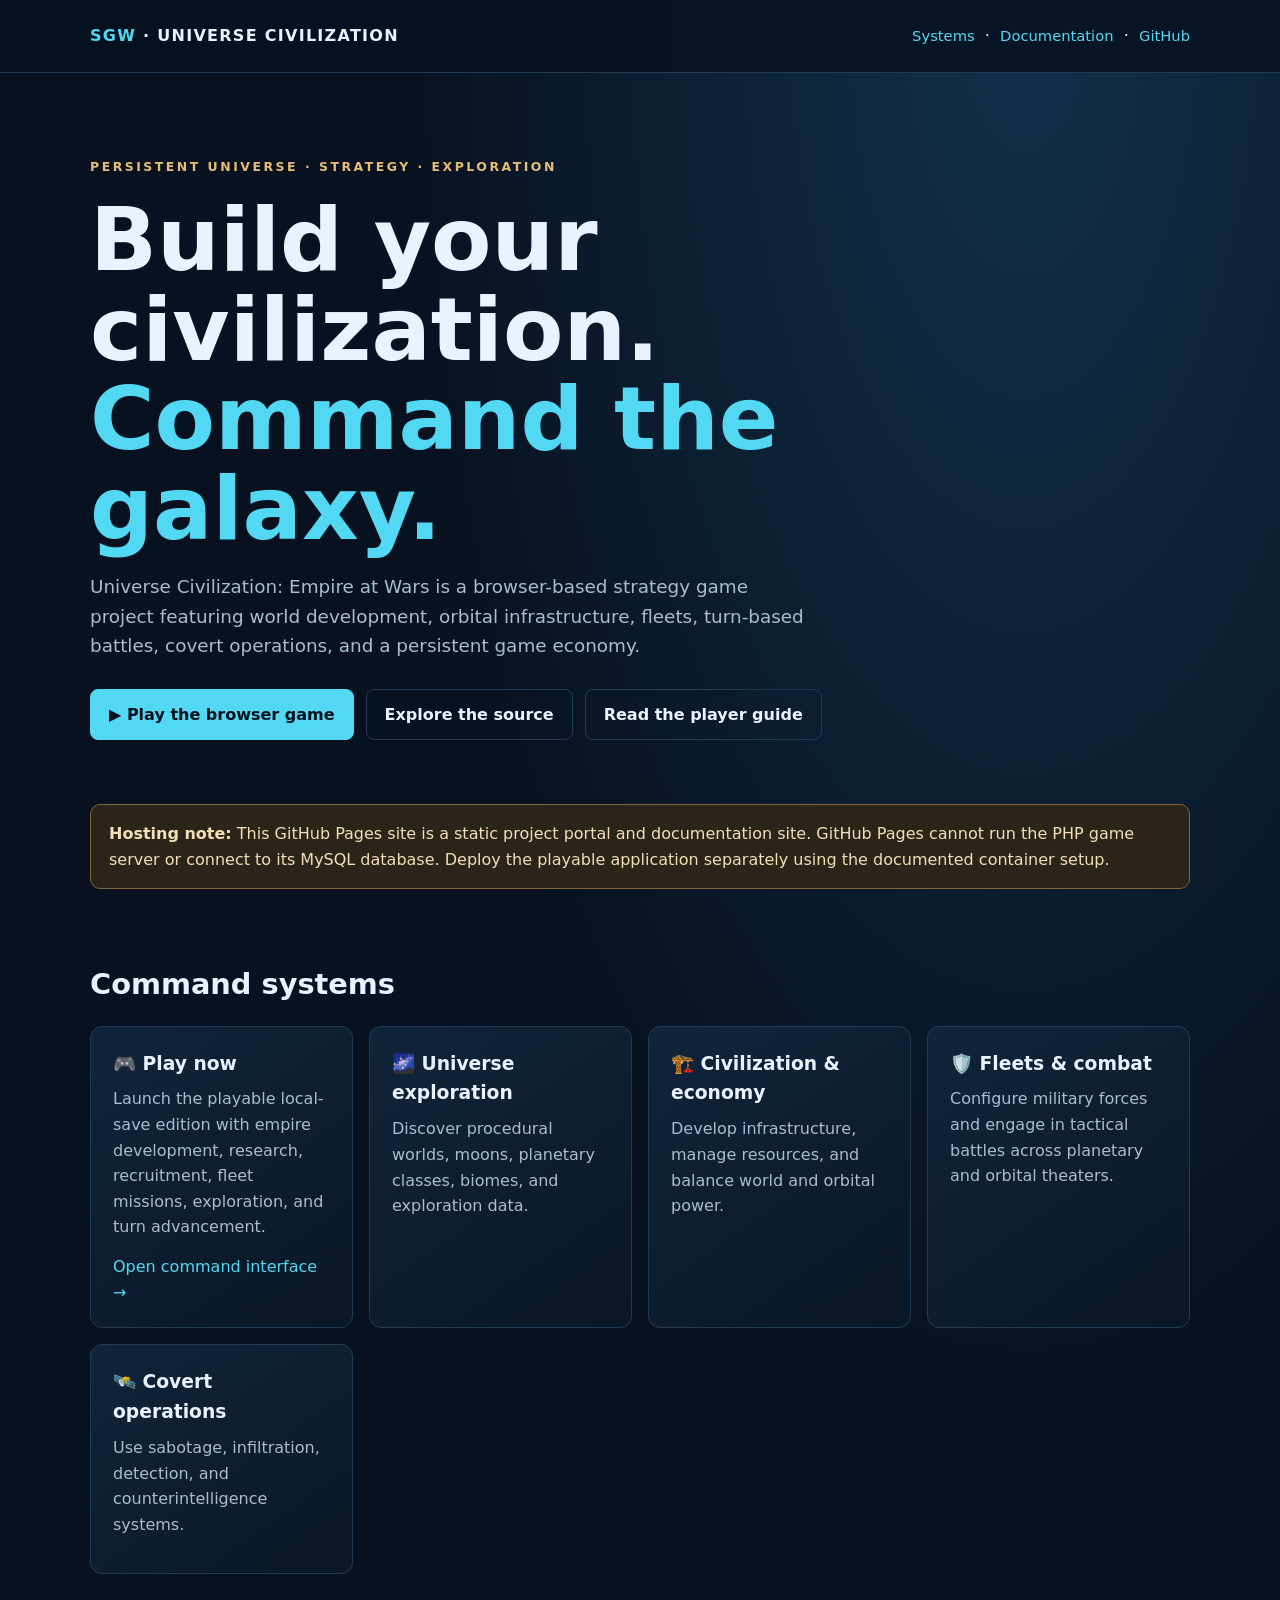
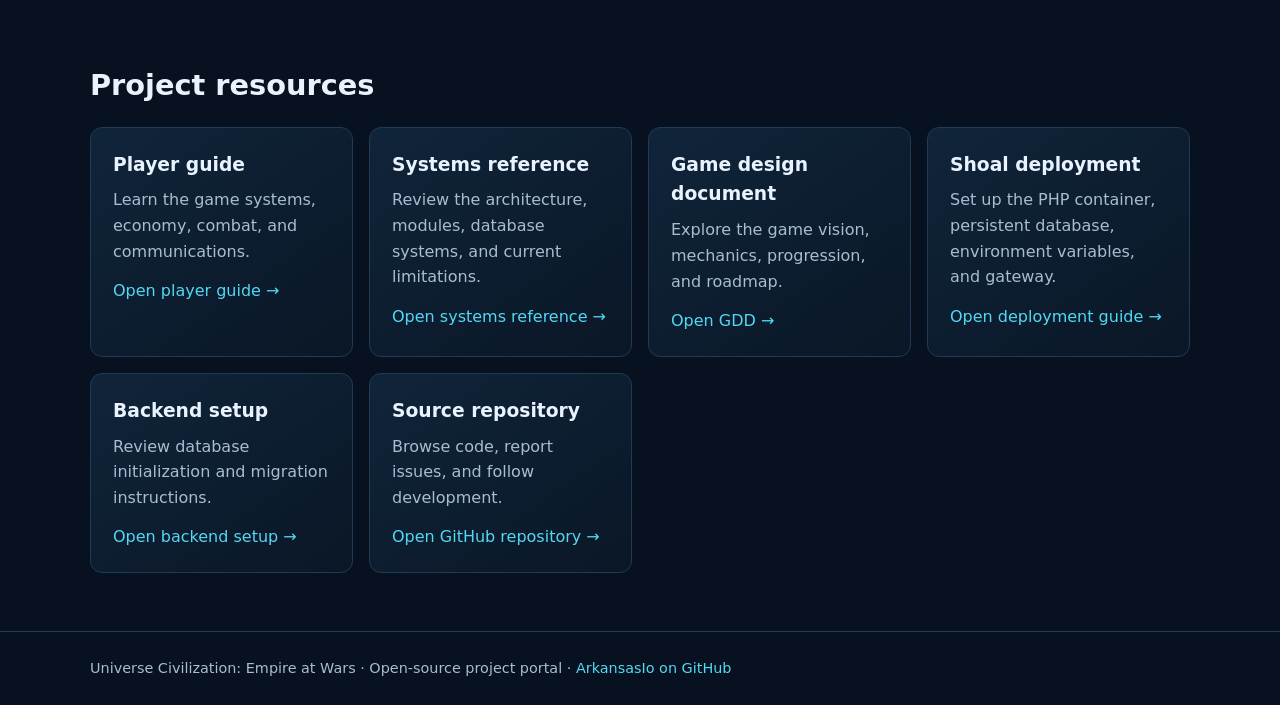
<file: docs/index.html>
<!doctype html>
<html lang="en">
<head>
  <meta charset="utf-8">
  <meta name="viewport" content="width=device-width, initial-scale=1">
  <meta name="theme-color" content="#07111f">
  <meta name="description" content="Universe Civilization: Empire at Wars — Stargate Wars strategy game project, documentation, and deployment resources.">
  <title>Stargate Wars | Universe Civilization</title>
  <style>
    :root{color-scheme:dark;--bg:#07111f;--panel:#0d1b2c;--line:#203b55;--text:#e8f3ff;--muted:#a8bdd0;--cyan:#53d8f3;--gold:#e6bd72}
    *{box-sizing:border-box}body{margin:0;background:radial-gradient(ellipse at 80% 0%,#12304b 0,transparent 44%),var(--bg);color:var(--text);font:16px/1.6 system-ui,-apple-system,BlinkMacSystemFont,"Segoe UI",sans-serif}
    a{color:var(--cyan);text-decoration:none}a:hover{text-decoration:underline}.wrap{width:min(1100px,calc(100% - 32px));margin:auto}
    header{border-bottom:1px solid var(--line);background:#07111fd9}.nav{min-height:72px;display:flex;align-items:center;justify-content:space-between;gap:20px}
    .brand{font-weight:800;letter-spacing:.08em;text-transform:uppercase}.brand span{color:var(--cyan)}.nav a{font-size:.92rem}
    .hero{padding:84px 0 64px}.eyebrow{color:var(--gold);font-size:.78rem;font-weight:800;letter-spacing:.2em;text-transform:uppercase}
    h1{font-size:clamp(2.5rem,7vw,5.5rem);line-height:1.02;max-width:850px;margin:18px 0}h1 span{color:var(--cyan)}
    .lead{max-width:720px;color:var(--muted);font-size:1.15rem}.actions{display:flex;gap:12px;flex-wrap:wrap;margin-top:28px}
    .button{display:inline-block;padding:12px 18px;border:1px solid var(--cyan);border-radius:8px;font-weight:700}.primary{background:var(--cyan);color:#04111d}.secondary{border-color:var(--line);color:var(--text)}
    .notice{border:1px solid #80663c;background:#2b2418;padding:16px 18px;border-radius:10px;margin:0 0 42px;color:#f2dfb8}
    section{padding:30px 0 58px}h2{font-size:1.8rem;margin:0 0 18px}.grid{display:grid;grid-template-columns:repeat(auto-fit,minmax(220px,1fr));gap:16px}
    .card{background:linear-gradient(145deg,#10243a,#0a1726);border:1px solid var(--line);border-radius:12px;padding:22px}.card h3{margin:0 0 8px}.card p{color:var(--muted);margin:0 0 14px}
    footer{border-top:1px solid var(--line);padding:25px 0;color:var(--muted);font-size:.9rem}
    @media(max-width:600px){.nav{align-items:flex-start;flex-direction:column;padding:16px 0;gap:8px}.hero{padding-top:54px}}
  </style>
</head>
<body>
  <header><div class="wrap nav"><div class="brand"><span>SGW</span> · Universe Civilization</div><nav aria-label="Main navigation"><a href="#systems">Systems</a> &nbsp;·&nbsp; <a href="#docs">Documentation</a> &nbsp;·&nbsp; <a href="https://github.com/ArkansasIo/stargatewars-clone-1.5">GitHub</a></nav></div></header>
  <main>
    <section class="hero wrap">
      <div class="eyebrow">Persistent universe · Strategy · Exploration</div>
      <h1>Build your civilization.<br><span>Command the galaxy.</span></h1>
      <p class="lead">Universe Civilization: Empire at Wars is a browser-based strategy game project featuring world development, orbital infrastructure, fleets, turn-based battles, covert operations, and a persistent game economy.</p>
      <div class="actions"><a class="button primary" href="play/">▶ Play the browser game</a><a class="button secondary" href="https://github.com/ArkansasIo/stargatewars-clone-1.5">Explore the source</a><a class="button secondary" href="PLAYER_GUIDE.md">Read the player guide</a></div>
    </section>
    <div class="wrap"><div class="notice"><strong>Hosting note:</strong> This GitHub Pages site is a static project portal and documentation site. GitHub Pages cannot run the PHP game server or connect to its MySQL database. Deploy the playable application separately using the documented container setup.</div></div>
    <section id="systems" class="wrap"><h2>Command systems</h2><div class="grid">
      <article class="card"><h3>🎮 Play now</h3><p>Launch the playable local-save edition with empire development, research, recruitment, fleet missions, exploration, and turn advancement.</p><a href="play/">Open command interface →</a></article><article class="card"><h3>🌌 Universe exploration</h3><p>Discover procedural worlds, moons, planetary classes, biomes, and exploration data.</p></article>
      <article class="card"><h3>🏗️ Civilization & economy</h3><p>Develop infrastructure, manage resources, and balance world and orbital power.</p></article>
      <article class="card"><h3>🛡️ Fleets & combat</h3><p>Configure military forces and engage in tactical battles across planetary and orbital theaters.</p></article>
      <article class="card"><h3>🛰️ Covert operations</h3><p>Use sabotage, infiltration, detection, and counterintelligence systems.</p></article>
    </div></section>
    <section id="docs" class="wrap"><h2>Project resources</h2><div class="grid">
      <article class="card"><h3>Player guide</h3><p>Learn the game systems, economy, combat, and communications.</p><a href="PLAYER_GUIDE.md">Open player guide →</a></article>
      <article class="card"><h3>Systems reference</h3><p>Review the architecture, modules, database systems, and current limitations.</p><a href="SYSTEMS_REFERENCE.md">Open systems reference →</a></article>
      <article class="card"><h3>Game design document</h3><p>Explore the game vision, mechanics, progression, and roadmap.</p><a href="../GAME_DESIGN_DOCUMENT.md">Open GDD →</a></article>
      <article class="card"><h3>Shoal deployment</h3><p>Set up the PHP container, persistent database, environment variables, and gateway.</p><a href="SHOAL_DEPLOYMENT.md">Open deployment guide →</a></article>
      <article class="card"><h3>Backend setup</h3><p>Review database initialization and migration instructions.</p><a href="../BACKEND_SETUP.md">Open backend setup →</a></article>
      <article class="card"><h3>Source repository</h3><p>Browse code, report issues, and follow development.</p><a href="https://github.com/ArkansasIo/stargatewars-clone-1.5">Open GitHub repository →</a></article>
    </div></section>
  </main>
  <footer><div class="wrap">Universe Civilization: Empire at Wars · Open-source project portal · <a href="https://github.com/ArkansasIo/stargatewars-clone-1.5">ArkansasIo on GitHub</a></div></footer>
</body>
</html>
</file>
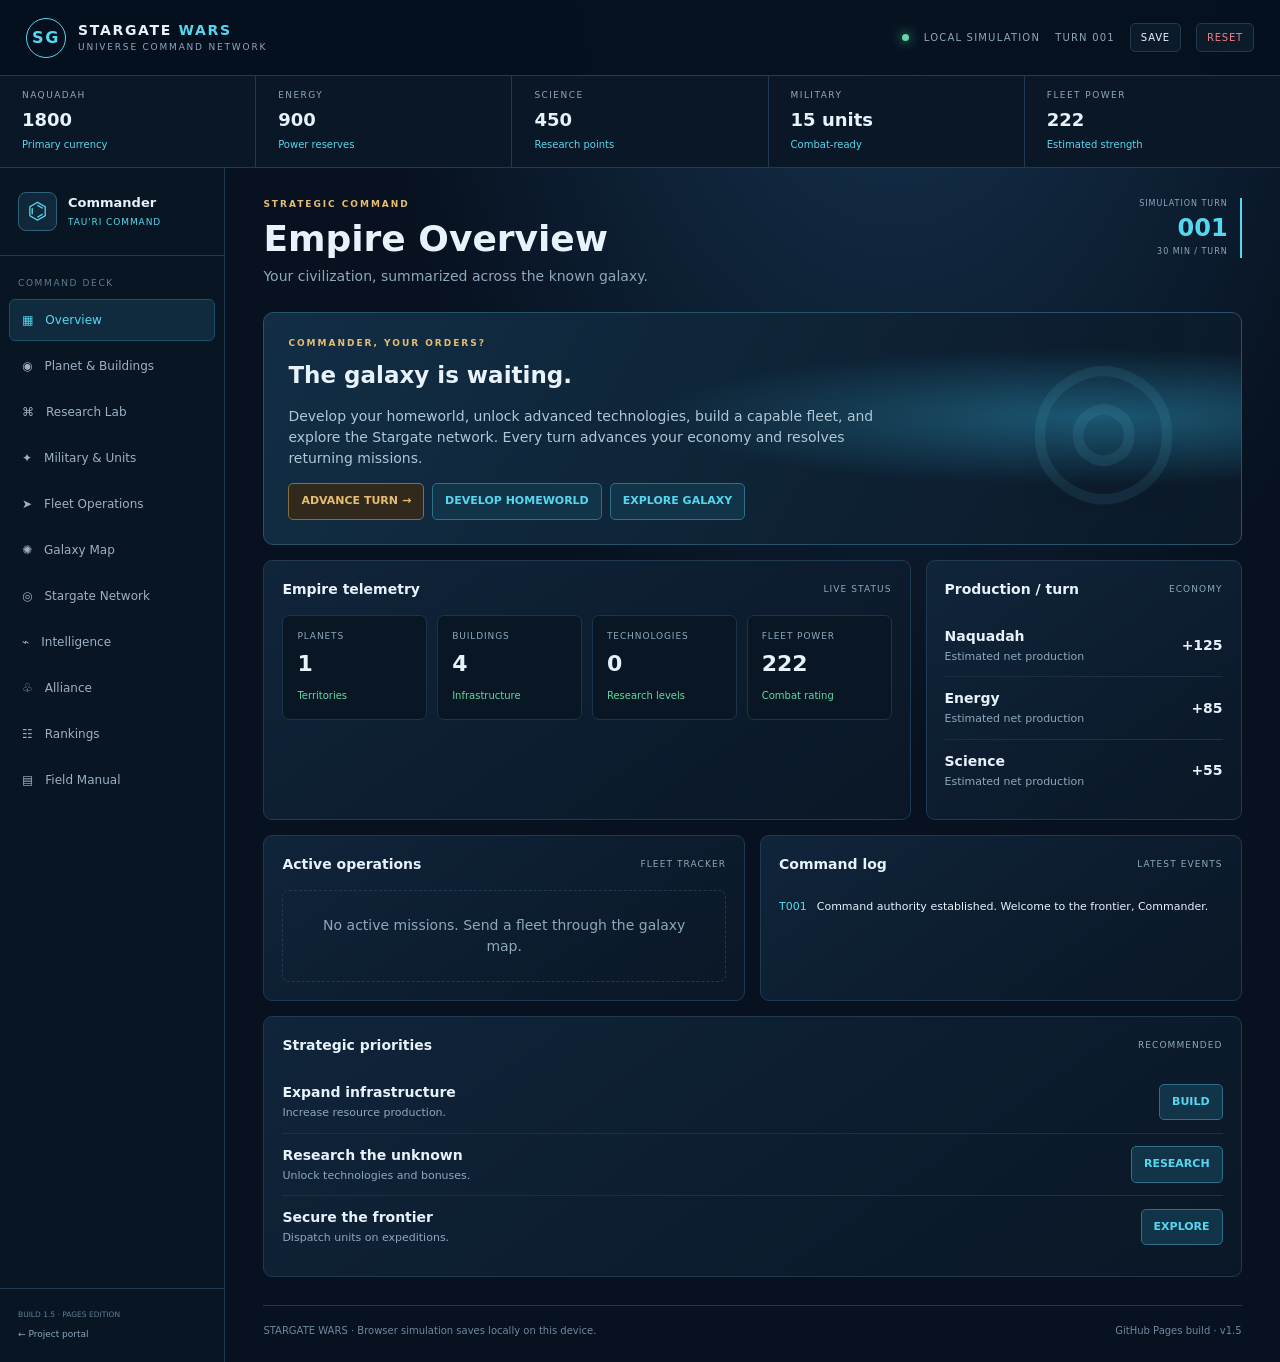
<file: docs/play/index.html>
<!doctype html>
<html lang="en">
<head>
<meta charset="utf-8"><meta name="viewport" content="width=device-width,initial-scale=1"><meta name="theme-color" content="#07111f">
<meta name="description" content="Play the Stargate Wars browser strategy prototype. Build your empire, research technology, recruit units, and command fleets.">
<title>Stargate Wars — Command Interface</title><link rel="stylesheet" href="game.css">
</head>
<body>
<div class="shell">
<header class="topbar"><a class="brand" href="../index.html"><span class="sigil">SG</span><span>STARGATE <b>WARS</b><small>UNIVERSE COMMAND NETWORK</small></span></a><div class="status"><span class="live-dot"></span> LOCAL SIMULATION <span id="turn-clock">TURN 001</span><button id="save-btn" class="small">SAVE</button><button id="reset-btn" class="small danger">RESET</button></div></header>
<div class="resource-strip" id="resources"></div>
<div class="layout"><aside class="sidebar"><div class="commander"><div class="avatar">⌬</div><div><strong id="player-name">Commander</strong><small id="player-race">TAU'RI COMMAND</small></div></div><div class="nav-label">COMMAND DECK</div><nav id="nav">
<button class="nav-item active" data-page="overview">▦ <span>Overview</span></button><button class="nav-item" data-page="planet">◉ <span>Planet & Buildings</span></button><button class="nav-item" data-page="research">⌘ <span>Research Lab</span></button><button class="nav-item" data-page="military">✦ <span>Military & Units</span></button><button class="nav-item" data-page="fleet">➤ <span>Fleet Operations</span></button><button class="nav-item" data-page="galaxy">✺ <span>Galaxy Map</span></button><button class="nav-item" data-page="stargate">◎ <span>Stargate Network</span></button><button class="nav-item" data-page="intelligence">⌁ <span>Intelligence</span></button><button class="nav-item" data-page="alliance">♧ <span>Alliance</span></button><button class="nav-item" data-page="rankings">☷ <span>Rankings</span></button><button class="nav-item" data-page="codex">▤ <span>Field Manual</span></button>
</nav><div class="side-bottom"><small>BUILD 1.5 · PAGES EDITION</small><a href="../index.html">← Project portal</a></div></aside>
<main class="main"><div class="page-head"><div><div class="eyebrow" id="eyebrow">STRATEGIC COMMAND</div><h1 id="page-title">Empire Overview</h1><p id="page-subtitle">Your civilization, summarized across the known galaxy.</p></div><div class="turn-chip"><small>SIMULATION TURN</small><strong id="turn-number">001</strong><small>30 MIN / TURN</small></div></div><div id="alerts"></div><section id="page-content"></section><footer>STARGATE WARS · Browser simulation saves locally on this device. <span>GitHub Pages build · v1.5</span></footer></main></div>
</div><div id="toast" role="status" aria-live="polite"></div><script src="game.js"></script>
</body></html>
</file>
<file: docs/play/game.css>
:root{color-scheme:dark;--bg:#07111f;--panel:#0d1b2b;--panel2:#10243a;--line:#203a52;--text:#e7f2fb;--muted:#8da8bd;--cyan:#55d8ef;--gold:#e6bd72;--green:#62d7a1;--red:#f17e82}*{box-sizing:border-box}body{margin:0;background:radial-gradient(ellipse at 70% -10%,#173653 0,transparent 42%),var(--bg);color:var(--text);font:14px/1.5 Inter,system-ui,-apple-system,"Segoe UI",sans-serif}button,input,select{font:inherit}button{cursor:pointer}.shell{min-height:100vh}.topbar{height:76px;display:flex;align-items:center;justify-content:space-between;padding:0 26px;border-bottom:1px solid var(--line);background:#06101eeF;position:sticky;top:0;z-index:5}.brand{display:flex;align-items:center;gap:12px;color:var(--text);text-decoration:none;font-weight:800;letter-spacing:.12em}.brand b{color:var(--cyan)}.brand small{display:block;font-size:9px;letter-spacing:.2em;color:var(--muted);font-weight:500}.sigil{display:grid;place-items:center;width:40px;height:40px;border:1px solid var(--cyan);border-radius:50%;color:var(--cyan);font-size:16px}.status{display:flex;align-items:center;gap:15px;color:var(--muted);font-size:10px;letter-spacing:.12em}.live-dot{width:7px;height:7px;background:var(--green);border-radius:50%;box-shadow:0 0 12px var(--green)}.small{border:1px solid var(--line);background:#0c1b2a;color:var(--text);padding:6px 10px;border-radius:5px;font-size:10px;letter-spacing:.08em}.danger{color:var(--red)}.resource-strip{display:grid;grid-template-columns:repeat(5,1fr);gap:1px;background:var(--line);border-bottom:1px solid var(--line)}.resource{background:#0a1726;padding:13px 22px}.resource label{display:block;color:var(--muted);font-size:9px;letter-spacing:.16em;text-transform:uppercase}.resource strong{display:block;font-size:18px;margin-top:3px;font-variant-numeric:tabular-nums}.resource em{font-style:normal;color:var(--cyan);font-size:10px}.layout{display:grid;grid-template-columns:225px minmax(0,1fr);min-height:calc(100vh - 130px)}.sidebar{border-right:1px solid var(--line);background:#081522;display:flex;flex-direction:column}.commander{display:flex;gap:11px;align-items:center;padding:24px 18px;border-bottom:1px solid var(--line)}.avatar{width:39px;height:39px;display:grid;place-items:center;border:1px solid #31617a;color:var(--cyan);background:#10283a;font-size:23px;border-radius:8px}.commander strong,.commander small{display:block}.commander strong{font-size:13px}.commander small{color:var(--cyan);font-size:9px;letter-spacing:.1em;margin-top:3px}.nav-label{padding:21px 18px 9px;font-size:9px;color:#5d7e96;letter-spacing:.18em}.sidebar nav{display:grid;gap:4px;padding:0 9px}.nav-item{border:1px solid transparent;border-radius:6px;background:transparent;color:#9bb2c6;text-align:left;padding:11px 12px;display:flex;gap:12px;align-items:center;font-size:12px}.nav-item span{white-space:nowrap}.nav-item:hover{background:#102337;color:var(--text)}.nav-item.active{background:#102a3e;border-color:#214c65;color:var(--cyan)}.side-bottom{margin-top:auto;padding:20px 18px;border-top:1px solid var(--line);display:grid;gap:8px;color:#638199;font-size:9px}.side-bottom a{color:var(--muted);text-decoration:none}.main{padding:30px clamp(18px,3vw,44px) 24px;min-width:0;max-width:1600px;width:100%;margin:auto}.page-head{display:flex;justify-content:space-between;align-items:flex-start;gap:20px;margin-bottom:25px}.eyebrow{color:var(--gold);font-size:9px;letter-spacing:.22em;font-weight:800}.page-head h1{font-size:clamp(25px,3vw,36px);line-height:1.15;margin:7px 0}.page-head p{margin:0;color:var(--muted)}.turn-chip{min-width:112px;text-align:right;border-right:2px solid var(--cyan);padding-right:12px}.turn-chip small{display:block;font-size:8px;color:var(--muted);letter-spacing:.12em}.turn-chip strong{display:block;font-size:24px;color:var(--cyan)}.grid{display:grid;grid-template-columns:repeat(12,minmax(0,1fr));gap:15px}.card{background:linear-gradient(145deg,#10243a,#0a1726);border:1px solid var(--line);border-radius:9px;padding:18px;min-width:0}.span-12{grid-column:span 12}.span-8{grid-column:span 8}.span-7{grid-column:span 7}.span-6{grid-column:span 6}.span-5{grid-column:span 5}.span-4{grid-column:span 4}.span-3{grid-column:span 3}.card-head{display:flex;align-items:center;justify-content:space-between;gap:12px;margin-bottom:15px}.card h2,.card h3{margin:0;font-size:14px}.card-head small,.muted{color:var(--muted)}.card-head small{font-size:9px;letter-spacing:.12em}.stat-grid{display:grid;grid-template-columns:repeat(4,1fr);gap:10px}.stat{background:#091725;border:1px solid #1c3449;padding:14px;border-radius:7px}.stat label{font-size:9px;color:var(--muted);display:block;text-transform:uppercase;letter-spacing:.1em}.stat strong{display:block;font-size:22px;margin:4px 0}.stat small{font-size:10px;color:var(--green)}.bar{height:5px;background:#1c3449;border-radius:8px;overflow:hidden;margin-top:9px}.bar span{display:block;height:100%;background:var(--cyan)}.btn{border:1px solid #2d7188;background:#123448;color:var(--cyan);padding:9px 12px;border-radius:5px;font-weight:700;font-size:11px}.btn:hover{background:#1b4960}.btn:disabled{opacity:.35;cursor:not-allowed}.btn.gold{border-color:#846d42;background:#30291c;color:var(--gold)}.btn.red{border-color:#7b3942;background:#351c27;color:var(--red)}.btn-row{display:flex;gap:8px;flex-wrap:wrap;margin-top:13px}.list{display:grid;gap:9px}.row{display:flex;align-items:center;justify-content:space-between;gap:12px;padding:11px 0;border-bottom:1px solid #1b3043}.row:last-child{border:0}.row-title{font-weight:700}.row-sub{display:block;color:var(--muted);font-size:11px;margin-top:2px}.row-actions{display:flex;align-items:center;gap:8px;flex-shrink:0}.tag{font-size:9px;padding:4px 7px;border-radius:4px;background:#142b3d;color:var(--cyan);border:1px solid #23465d;white-space:nowrap}.tag.gold{color:var(--gold);border-color:#655336;background:#2a2419}.tag.green{color:var(--green);border-color:#285c4b;background:#11291f}.tag.red{color:var(--red);border-color:#63373d;background:#2c1920}.hero-panel{position:relative;overflow:hidden;min-height:170px;background:radial-gradient(ellipse at 85% 45%,#1c5873 0,transparent 38%),linear-gradient(120deg,#122e45,#0b1928);border:1px solid #28516a;border-radius:10px;padding:24px;margin-bottom:15px}.hero-panel:after{content:"◎";position:absolute;right:6%;top:-28px;font-size:180px;color:#6edcf0;opacity:.09;pointer-events:none}.hero-panel h2{font-size:23px;margin:7px 0}.hero-panel p{color:#b1c6d6;max-width:610px}.hero-panel .btn-row{position:relative;z-index:1}.notice{border:1px solid #6a5937;background:#292417;color:#ead9ae;border-radius:6px;padding:12px 14px;margin-bottom:15px;font-size:12px}.log-item{display:flex;gap:10px;padding:9px 0;border-bottom:1px solid #1b3043;font-size:11px}.log-item time{color:var(--cyan);white-space:nowrap}.log-item:last-child{border:0}.field{display:grid;gap:5px;margin-bottom:12px}.field label{font-size:10px;color:var(--muted);text-transform:uppercase;letter-spacing:.1em}.field input,.field select{width:100%;background:#071522;color:var(--text);border:1px solid var(--line);border-radius:5px;padding:10px}.table-wrap{overflow:auto}table{width:100%;border-collapse:collapse;font-size:11px}th,td{text-align:left;padding:11px;border-bottom:1px solid #1b3043}th{font-size:9px;color:var(--muted);letter-spacing:.1em;text-transform:uppercase}td .btn{padding:5px 8px}.empty{padding:24px;text-align:center;color:var(--muted);border:1px dashed var(--line);border-radius:7px}footer{border-top:1px solid var(--line);margin-top:28px;padding-top:17px;color:#6e899f;font-size:10px;display:flex;justify-content:space-between;gap:12px}#toast{position:fixed;bottom:22px;right:22px;background:#123448;border:1px solid var(--cyan);color:var(--text);padding:12px 17px;border-radius:6px;box-shadow:0 10px 35px #0008;opacity:0;transform:translateY(12px);transition:.2s;pointer-events:none;z-index:10}#toast.show{opacity:1;transform:none}.planet-art{height:180px;border-radius:8px;background:radial-gradient(circle at 50% 48%,#8bb9bd 0 8%,#4a8c91 9% 14%,#173d56 15% 25%,#0b1827 26% 27%,transparent 28%),radial-gradient(ellipse at 52% 55%,#1a455d,transparent 55%);display:grid;place-items:center;color:#b8e9ef;font-size:10px;letter-spacing:.25em;margin-bottom:15px}.unit-icon{font-size:23px;color:var(--cyan);width:38px}.unit-row{display:flex;align-items:center;gap:10px;min-width:0}.unit-row>div:last-child{min-width:0}@media(max-width:900px){.layout{grid-template-columns:1fr}.sidebar{border-right:0;border-bottom:1px solid var(--line)}.commander,.nav-label,.side-bottom{display:none}.sidebar nav{display:flex;overflow:auto;padding:8px;gap:5px}.nav-item{flex:0 0 auto;padding:9px 11px}.nav-item span{display:inline}.resource{padding:10px}.resource strong{font-size:15px}.span-8,.span-7,.span-6,.span-5,.span-4,.span-3{grid-column:span 12}.stat-grid{grid-template-columns:repeat(2,1fr)}}@media(max-width:600px){.topbar{height:auto;min-height:68px;padding:12px;align-items:flex-start;gap:8px;flex-wrap:wrap}.status{gap:8px;font-size:8px;flex-wrap:wrap}.brand{font-size:12px}.resource-strip{grid-template-columns:repeat(3,1fr)}.resource:nth-child(4),.resource:nth-child(5){display:block}.resource{padding:8px}.resource strong{font-size:13px}.main{padding:20px 12px}.page-head{gap:8px}.turn-chip{min-width:76px}.turn-chip strong{font-size:20px}.stat-grid{gap:7px}.stat{padding:10px}.stat strong{font-size:19px}.card{padding:13px}.row{align-items:flex-start}.row-actions{flex-wrap:wrap;justify-content:flex-end}footer{flex-direction:column}}
</file>
